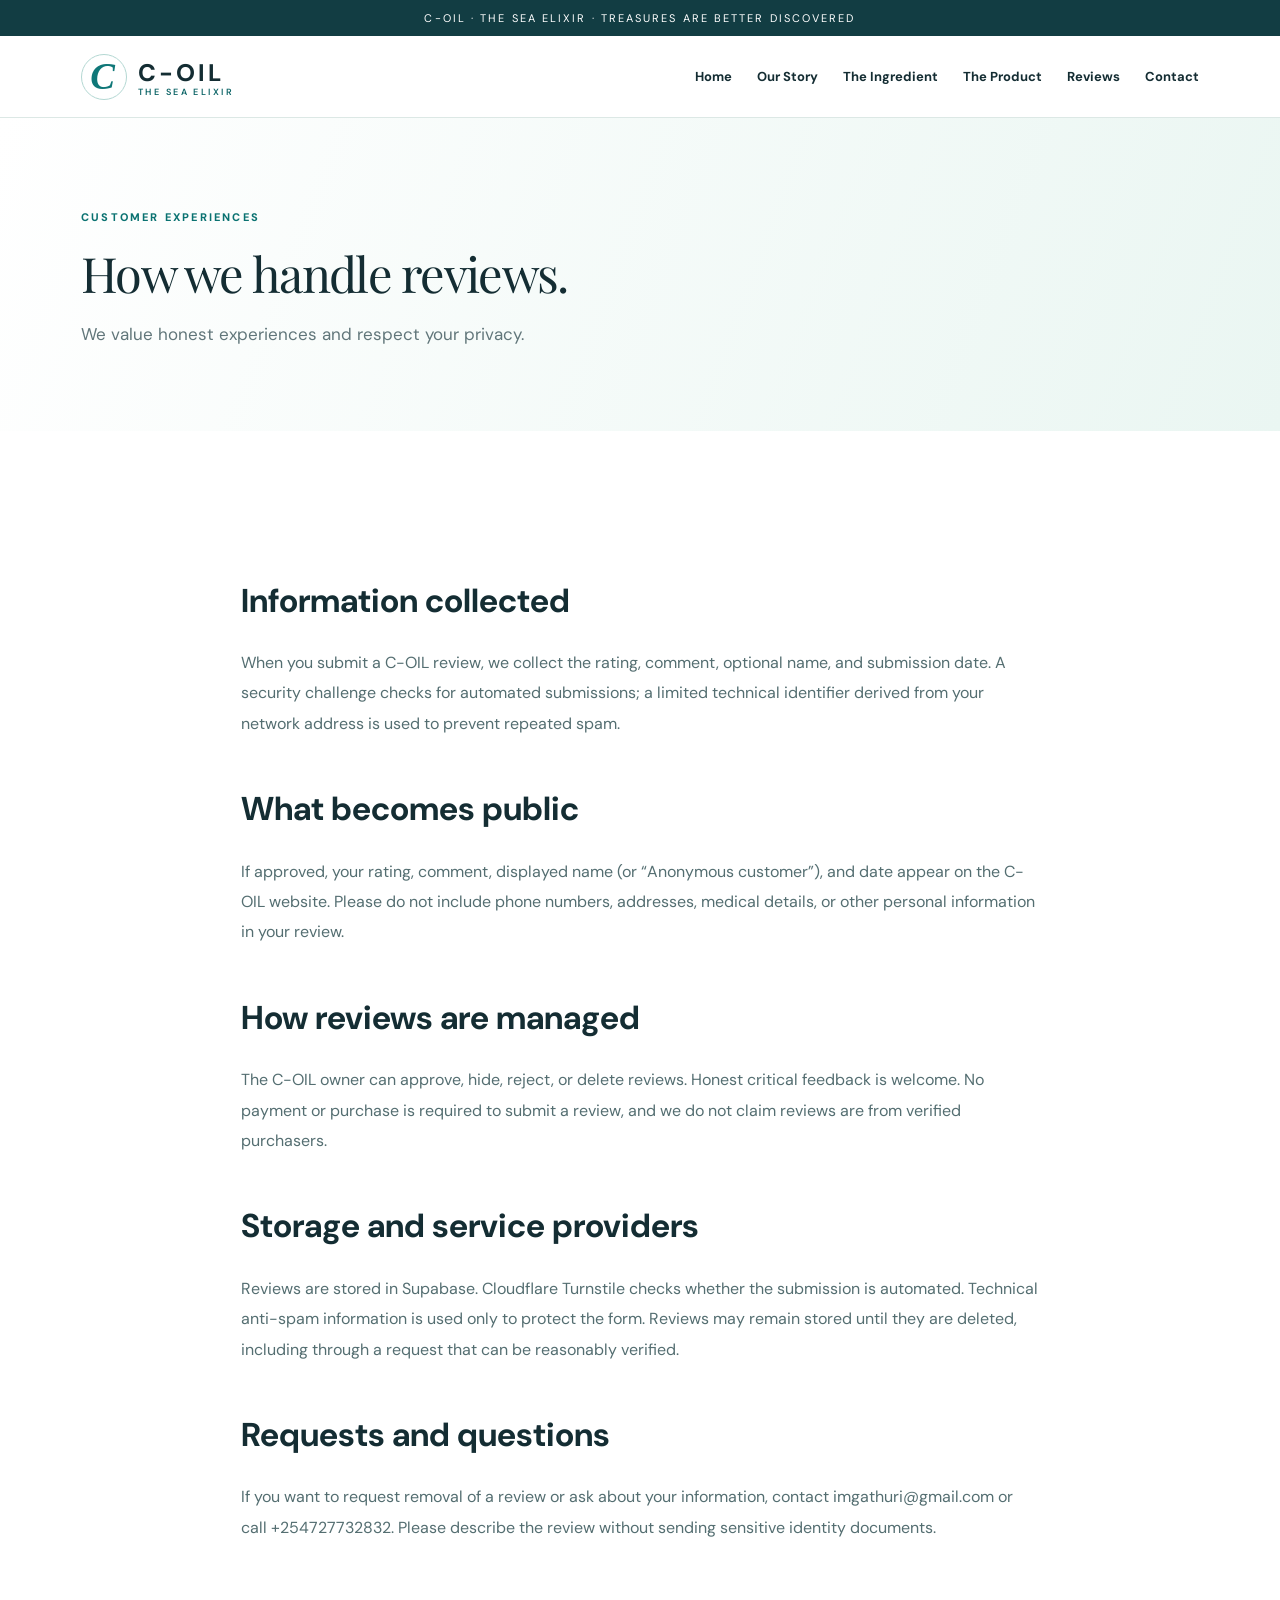
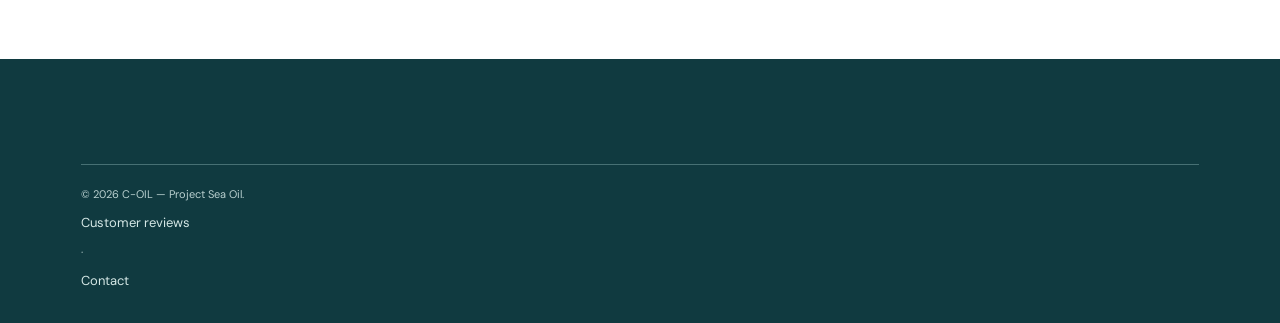
<file: privacy.html>
<!doctype html><html lang="en"><head><meta charset="utf-8"><meta name="viewport" content="width=device-width,initial-scale=1"><meta name="description" content="How C-OIL handles customer reviews"><title>Review Privacy | C-OIL</title><link rel="stylesheet" href="assets/style.css"></head><body><div class="topline">C-OIL · THE SEA ELIXIR · TREASURES ARE BETTER DISCOVERED</div><header class="header"><div class="container nav"><a class="brand" href="index.html"><span class="brandmark">C</span><span>C-OIL<small>THE SEA ELIXIR</small></span></a><nav class="navlinks"><a href="index.html">Home</a><a href="story.html">Our Story</a><a href="ingredient.html">The Ingredient</a><a href="product.html">The Product</a><a href="reviews.html">Reviews</a><a href="contact.html">Contact</a></nav><button class="menu" aria-label="Toggle navigation">☰</button></div></header><main><div class="subhero"><div class="container"><span class="eyebrow">CUSTOMER EXPERIENCES</span><h1 class="display">How we handle reviews.</h1><p>We value honest experiences and respect your privacy.</p></div></div><section class="section"><div class="container article"><h2>Information collected</h2><p>When you submit a C-OIL review, we collect the rating, comment, optional name, and submission date. A security challenge checks for automated submissions; a limited technical identifier derived from your network address is used to prevent repeated spam.</p><h2>What becomes public</h2><p>If approved, your rating, comment, displayed name (or “Anonymous customer”), and date appear on the C-OIL website. Please do not include phone numbers, addresses, medical details, or other personal information in your review.</p><h2>How reviews are managed</h2><p>The C-OIL owner can approve, hide, reject, or delete reviews. Honest critical feedback is welcome. No payment or purchase is required to submit a review, and we do not claim reviews are from verified purchasers.</p><h2>Storage and service providers</h2><p>Reviews are stored in Supabase. Cloudflare Turnstile checks whether the submission is automated. Technical anti-spam information is used only to protect the form. Reviews may remain stored until they are deleted, including through a request that can be reasonably verified.</p><h2>Requests and questions</h2><p>If you want to request removal of a review or ask about your information, contact <a href="mailto:imgathuri@gmail.com">imgathuri@gmail.com</a> or call <a href="tel:+254727732832">+254727732832</a>. Please describe the review without sending sensitive identity documents.</p></div></section></main><footer class="footer"><div class="container"><div class="fine">© 2026 C-OIL — Project Sea Oil. <a href="reviews.html">Customer reviews</a> · <a href="contact.html">Contact</a></div></div></footer><script defer src="assets/app.js"></script></body></html>
</file>
<file: assets/style.css>
@import url('https://fonts.googleapis.com/css2?family=DM+Sans:wght@400;500;600;700&family=Manrope:wght@400;500;600;700;800&family=Playfair+Display:wght@400;500;600&display=swap');
:root{--ink:#142d33;--muted:#61767a;--sea:#0f6668;--teal:#087b78;--pale:#eaf5f2;--line:#dce8e5;--paper:#fff;--sand:#f8f9f5;--gold:#ac8a50;--radius:22px}*{box-sizing:border-box}html{scroll-behavior:smooth}body{margin:0;color:var(--ink);background:#fff;font-family:'DM Sans',Arial,sans-serif;line-height:1.65}a{color:inherit;text-decoration:none}button,input,textarea,select{font:inherit}button,a{ -webkit-tap-highlight-color:transparent}img{max-width:100%;display:block}.container{max-width:1170px;margin:auto;padding:0 26px}.topline{background:#123d43;color:#fff;text-align:center;padding:9px;font-size:11px;letter-spacing:.19em;text-transform:uppercase}.header{position:sticky;top:0;z-index:20;background:#ffffffef;backdrop-filter:blur(16px);border-bottom:1px solid var(--line)}.nav{display:flex;align-items:center;justify-content:space-between;gap:25px;height:81px}.brand{display:flex;align-items:center;gap:11px;font-size:24px;font-weight:800;letter-spacing:.12em;white-space:nowrap}.brand small{display:block;color:var(--sea);font-size:9px;letter-spacing:.27em;font-weight:600;margin-top:-8px}.brandmark{height:46px;width:46px;display:grid;place-items:center;border:1px solid #b3d7d2;border-radius:50%;color:#0f7778;font-family:Georgia,serif;font-size:37px;font-style:italic;line-height:1}.navlinks{display:flex;align-items:center;gap:25px;font-size:13px;font-weight:700}.navlinks a:hover,.navlinks a.active{color:var(--sea)}.pill,.outline{display:inline-flex;align-items:center;justify-content:center;gap:10px;border-radius:30px;padding:13px 22px;cursor:pointer;font-size:13px;font-weight:700;transition:.2s}.pill{background:#164a50;color:white;border:1px solid #164a50}.pill:hover{background:#0b7475}.outline{background:white;color:var(--sea);border:1px solid #a8c8c5}.outline:hover{background:#ecf7f5}.menu{display:none;background:none;border:0;font-size:24px}.hero{background:linear-gradient(122deg,#fff 0%,#fff 52%,#eaf5f1 100%);overflow:hidden}.hero-grid{min-height:650px;display:grid;grid-template-columns:1.05fr .95fr;align-items:center;gap:40px}.eyebrow{color:#0a7271;text-transform:uppercase;letter-spacing:.2em;font-size:11px;font-weight:800}.hero h1,.display{font-family:'Playfair Display',Georgia,serif;font-weight:400;line-height:1.15;letter-spacing:-.035em}h1{font-size:clamp(46px,5.5vw,78px);margin:23px 0}.hero h1 em{color:#0c807b;font-weight:400}.lead{font-size:17px;color:#576f71;max-width:540px;line-height:1.85}.actions{display:flex;gap:12px;flex-wrap:wrap;margin-top:32px}.hero-art{position:relative;height:560px;display:grid;place-items:center}
.hero-logo-image{display:block;width:min(100%,520px);height:auto;max-height:520px;object-fit:contain;border-radius:24px;filter:drop-shadow(0 22px 40px rgba(8,51,68,.12));}.orb{width:min(100%,510px);aspect-ratio:1;border-radius:50%;background:radial-gradient(circle at 63% 20%,#d7ffec 0%,#69bcbc 18%,#146a7c 50%,#073c54 79%,#071f34 100%);box-shadow:0 35px 85px #124c4c21;position:relative;overflow:hidden}.orb:before{content:'';position:absolute;inset:-40%;background:repeating-conic-gradient(from 16deg at 60% 0%,#ffffff46 0 2deg,transparent 3deg 12deg);opacity:.32;transform:rotate(-15deg)}.orb:after{content:'';position:absolute;bottom:-30%;left:-20%;width:140%;height:65%;border-radius:50%;background:linear-gradient(0deg,#042b3a,#13737855 70%,transparent)}.water-c{font:italic 360px Georgia,serif;color:#e7fcff;text-shadow:4px 11px 0px #6bd1d066,0 0 27px #b5ffff6b;position:absolute;top:2%;left:19%;z-index:2;line-height:1}.droplet{position:absolute;z-index:3;top:40%;right:25%;width:30px;height:46px;border-radius:70% 0 70% 70%;transform:rotate(-45deg);background:linear-gradient(140deg,#fff7ce,#d5a35a,#836329);box-shadow:0 4px 22px #f9eab5}.seagrass{position:absolute;z-index:3;bottom:0;left:0;width:100%;height:40%;opacity:.8}.seal{position:absolute;z-index:4;bottom:16px;right:7px;border-radius:20px;padding:13px 18px;background:#fffffff2;box-shadow:0 10px 34px #073e4422;text-align:center;font-size:10px;letter-spacing:.15em;text-transform:uppercase}.seal strong{display:block;letter-spacing:.04em;font-family:Georgia;font-size:20px;color:#135e62}.section{padding:100px 0}.section.alt{background:#f6faf8}.section.mist{background:linear-gradient(#f7fbfa,#fff)}.section-head{max-width:750px;margin-bottom:42px}.section-head.center{text-align:center;margin:0 auto 55px}.section h2,.subhero h1{font-size:clamp(34px,3.8vw,53px);margin:15px 0 20px}.section p{color:#546e71}.statrow{display:grid;grid-template-columns:repeat(3,1fr);gap:18px}.stat{padding:27px;border:1px solid var(--line);border-radius:18px;background:white}.stat b{font-family:Georgia;font-weight:400;font-size:27px;color:#1a6d6a}.stat p{margin:5px 0 0;font-size:13px}.split{display:grid;grid-template-columns:1fr 1fr;align-items:center;gap:70px}.photo-panel{min-height:450px;border-radius:25px;position:relative;overflow:hidden;background:radial-gradient(circle at 50% 10%,#d4e9d8,#9fd9d2 30%,#236e80 64%,#053244 100%)}.photo-panel .big-c{font:italic 320px Georgia,serif;color:#e5fff1b3;position:absolute;left:27%;top:6%;line-height:1}.photo-panel .artlabel{position:absolute;bottom:26px;left:27px;color:white;font-family:Georgia;font-size:28px;z-index:3}.photo-panel:after{content:'';position:absolute;inset:0;background:linear-gradient(0deg,#053247d9,transparent 55%)}
.marine-slider{background:#0a3f54}.marine-slider .slider-track{position:absolute;inset:0;overflow:hidden;border-radius:25px}.marine-slider .slide{position:absolute;inset:0;margin:0;opacity:0;transform:translateX(10%);transition:opacity .8s ease,transform .8s ease}.marine-slider .slide.active{opacity:1;transform:translateX(0)}.marine-slider .slide img{width:100%;height:100%;object-fit:cover;display:block}.marine-slider:after{content:'';position:absolute;inset:0;background:linear-gradient(0deg,#042e43d6 0%,transparent 38%,transparent 65%,#042e4320 100%)}.slider-dots{position:absolute;z-index:4;left:24px;bottom:22px;display:flex;gap:8px}.slider-dots .dot{width:10px;height:10px;border-radius:50%;border:0;background:rgba(255,255,255,.45);padding:0;cursor:pointer}.slider-dots .dot.active{background:#fff;box-shadow:0 0 0 3px rgba(255,255,255,.2)}.marine-slider .artlabel{z-index:4;text-shadow:0 3px 10px rgba(0,0,0,.25)}
.steps{display:grid;grid-template-columns:repeat(3,1fr);gap:20px}.step{padding:30px;background:white;border:1px solid var(--line);border-radius:18px}.number{width:40px;height:40px;border:1px solid #aad1cd;border-radius:50%;display:grid;place-items:center;color:#08716c;margin-bottom:20px;font-weight:700}.step h3,.feature h3{font-size:18px}.step p,.feature p{font-size:14px}.features{display:grid;grid-template-columns:repeat(3,1fr);gap:17px}.feature{border:1px solid var(--line);padding:31px;border-radius:20px;background:white}.feature .symbol{font-size:31px;color:var(--sea)}.feature h3{margin:12px 0 6px}.feature p{margin:0}.quote{padding:70px 40px;background:linear-gradient(rgba(255,255,255,.56),rgba(255,255,255,.56)),url('skin-melanin.jpg') center center/cover no-repeat;color:#17383c;border-radius:30px;text-align:center}.quote blockquote{font:italic clamp(30px,4vw,57px) Georgia,serif;margin:0 auto 25px;max-width:850px;line-height:1.25}.quote span{font-size:12px;letter-spacing:.23em;color:#23454a}.product-card{display:grid;grid-template-columns:1fr 1fr;gap:60px;align-items:center;border:1px solid var(--line);border-radius:28px;overflow:hidden;background:#fff}.jar-display{min-height:470px;background:linear-gradient(155deg,#e6f4ee,#f9f8f1);display:grid;place-items:center;position:relative}.jar{width:285px;height:285px;border:18px solid #fff;border-radius:50%;box-shadow:0 19px 28px #004b4f29,inset 0 0 0 4px #d9deda;background:radial-gradient(circle at 45% 40%,#2b9fa2,#075067 60%,#073148);display:grid;place-items:center;transform:rotate(-12deg)}.jar-inner{border:1px solid #e3c388;border-radius:50%;width:95%;height:95%;display:flex;flex-direction:column;justify-content:center;align-items:center;color:#fff;text-align:center}.jar-inner .c{font:italic 94px Georgia,serif;line-height:.8}.jar-inner strong{font:31px Georgia,serif;letter-spacing:.12em}.jar-inner small{font-size:9px;letter-spacing:.2em}.product-content{padding:35px 45px 35px 0}.price{font-size:29px;font-weight:800;color:var(--sea);margin:8px 0}.tag{display:inline-block;background:#e7f2ef;border-radius:20px;padding:7px 12px;font-size:11px;color:#17645f;font-weight:700}.bullets{padding-left:20px;color:#566f71;font-size:14px}.review-wrap{display:grid;grid-template-columns:1fr 1fr;gap:45px}.form-panel{background:white;padding:32px;border:1px solid var(--line);border-radius:20px}.form-panel label{font-size:12px;font-weight:800;display:block;margin:12px 0 6px}.form-panel input,.form-panel textarea,.form-panel select{width:100%;border-radius:10px;border:1px solid #cadbd8;padding:12px 14px;background:#fff;color:#17343a}.form-panel textarea{min-height:110px;resize:vertical}.stars{display:flex;gap:8px}.star{border:0;background:none;font-size:32px;color:#b8c4c3;cursor:pointer}.star.selected{color:#c4a269}.small{font-size:12px;color:var(--muted)}.review-list{display:grid;gap:15px}.review-item{border:1px solid var(--line);padding:20px;background:white;border-radius:16px}.review-item strong{display:block}.review-item .rating{color:#b89356}.footer{background:#103a40;color:#d5e8e6;padding:65px 0 23px}.footer-grid{display:grid;grid-template-columns:2fr 1fr 1fr 1fr;gap:34px}.footer a{display:block;font-size:13px;margin:9px 0;color:#d5e8e6}.footer p{font-size:13px;color:#bfd1d1}.footer h4{color:white;font-size:13px}.fine{border-top:1px solid #477074;margin-top:40px;padding-top:20px;color:#bad1d0;font-size:11px}.subhero{padding:85px 0 65px;background:linear-gradient(110deg,#fff,#eaf6f2)}.subhero p{max-width:720px;color:var(--muted);font-size:17px}.article{max-width:850px;margin:auto}.article h2{font-size:33px;margin-top:43px}.article p{font-size:16px;line-height:1.9}.article ul{color:var(--muted)}.order-grid{display:grid;grid-template-columns:1fr 1fr;gap:45px}.qty{display:flex;align-items:center;gap:10px}.qty button{border:1px solid var(--line);border-radius:10px;width:36px;height:36px;background:#fff;cursor:pointer}.notice{border-left:3px solid #d8b984;padding:15px 20px;background:#fff9ec;color:#625c49;font-size:13px;margin:25px 0}.icon-list{list-style:none;padding:0}.icon-list li{padding:10px 0;border-bottom:1px solid var(--line)}.icon-list li:before{content:'✦';color:var(--sea);padding-right:13px}.float-cart{position:fixed;right:20px;bottom:20px;z-index:10;box-shadow:0 7px 25px #053b3a44}.divider{height:1px;background:var(--line);margin:30px 0}.empty{text-align:center;color:var(--muted);padding:30px;border:1px dashed var(--line);border-radius:15px}.faq details{padding:19px 0;border-bottom:1px solid var(--line)}.faq summary{font-weight:700;cursor:pointer}.faq p{font-size:14px}.visually-hidden{position:absolute;left:-9999px}.alert{padding:12px 15px;background:#e8f6ee;color:#176647;border-radius:10px;display:none;margin-top:14px}.alert.show{display:block}
@media(max-width:900px){.navlinks{display:none;position:absolute;top:80px;left:0;right:0;background:white;flex-direction:column;padding:25px;border-bottom:1px solid var(--line)}.navlinks.open{display:flex}.menu{display:block}.hero-grid,.split,.product-card,.review-wrap,.order-grid{grid-template-columns:1fr}.hero-grid{padding:55px 0}.hero-art{height:410px}.orb{width:390px}.water-c{font-size:290px}.product-content{padding:30px}.steps,.features{grid-template-columns:repeat(2,1fr)}.footer-grid{grid-template-columns:1fr 1fr}.section{padding:70px 0}}@media(max-width:580px){.container{padding:0 18px}.hero-grid{min-height:auto;gap:8px}.hero-art{height:320px}.hero-logo-image{max-width:300px;max-height:300px}.orb{width:300px}.water-c{font-size:220px}.droplet{width:20px;height:32px}.seal{bottom:0}.hero h1{font-size:45px}.lead{font-size:15px}.steps,.features,.statrow,.footer-grid{grid-template-columns:1fr}.photo-panel{min-height:310px}.product-card{gap:0}.jar-display{min-height:340px}.jar{width:230px;height:230px}.review-wrap{gap:23px}.section{padding:60px 0}.quote{padding:45px 20px}.footer{padding:48px 0 20px}}

/* Image update 2: only the "Our Origin" artwork and its coin-style reveal. */
.origin-image-panel { background: #f7faf9; perspective: 1000px; display:grid; place-items:center; isolation:isolate; }
.origin-image-panel::after { pointer-events:none; z-index:0; }
.origin-spin-image {
  position:relative; z-index:1;
  display:block; width:min(94%,430px); height:auto;
  aspect-ratio:1; object-fit:contain;
  border-radius:50%;
  clip-path:circle(49.3% at 50% 50%);
  filter:drop-shadow(0 14px 24px rgba(8,55,69,.17));
  backface-visibility:visible;
  transform: rotateY(0deg) rotateZ(0deg);
  transform-style:preserve-3d;
  will-change:transform;
}
.origin-spin-image.spin-into-view { animation: origin-coin-settle 3.3s cubic-bezier(.16,.64,.29,1) forwards; }
@keyframes origin-coin-settle {
  0% { transform:rotateY(0deg) rotateZ(-5deg) scale(.92); }
  18% { transform:rotateY(585deg) rotateZ(12deg) scale(.97); }
  40% { transform:rotateY(1240deg) rotateZ(-8deg) scale(1.02); }
  64% { transform:rotateY(1710deg) rotateZ(4deg) scale(1); }
  82% { transform:rotateY(1830deg) rotateZ(-2deg) scale(1); }
  92% { transform:rotateY(1795deg) rotateZ(1deg) scale(1); }
  100% { transform:rotateY(1800deg) rotateZ(0deg) scale(1); }
}
/* The original caption is preserved and stays stationary/readable. */
.origin-image-panel .artlabel { z-index:4; text-shadow:0 1px 5px rgba(0,0,0,.8); }
@media(prefers-reduced-motion:reduce){.origin-spin-image.spin-into-view{animation:none;}}

/* Finalized C-OIL marine gallery: one image within the original panel, no vertical stack. */
.marine-slider{min-height:450px;position:relative;isolation:isolate;overflow:hidden;background:#07506b;}
.marine-slider .slider-track{position:absolute;inset:0;z-index:0;}
.marine-slider .slide{display:block;position:absolute;inset:0;width:100%;height:100%;margin:0;opacity:0;pointer-events:none;transform:translateX(0) scale(1.035);transition:opacity 950ms ease,transform 1900ms ease;}
.marine-slider .slide.active{opacity:1;transform:translateX(0) scale(1);pointer-events:auto;z-index:1;}
.marine-slider .slide img{display:block;position:absolute;inset:0;width:100%;height:100%;object-fit:cover;object-position:center;}
.marine-slider::after{z-index:2;pointer-events:none;}
.marine-slider .artlabel{z-index:3;bottom:62px;left:26px;right:16px;font-size:25px;pointer-events:none;}
.slider-arrow{position:absolute;top:47%;z-index:5;transform:translateY(-50%);width:43px;height:43px;border-radius:50%;border:1px solid rgba(255,255,255,.78);background:rgba(4,39,52,.55);color:white;font-size:22px;display:grid;place-items:center;cursor:pointer;backdrop-filter:blur(4px);transition:background .2s ease,transform .2s ease;}
.slider-arrow:hover{background:rgba(4,39,52,.9);transform:translateY(-50%) scale(1.05);}
.slider-prev{left:14px}.slider-next{right:14px}
.slider-dots{z-index:5;left:26px;bottom:22px;}
.slider-dots .dot{width:11px;height:11px;}
/* Complete five-second coin spin: starts only when the origin section comes into view. */
.origin-image-panel{perspective:1200px;}
.origin-spin-image{transform-origin:50% 50%;backface-visibility:visible;animation:none;}
.origin-spin-image.spin-into-view{animation:c-oil-coin-spin 5s ease-out 1 forwards;}
@keyframes c-oil-coin-spin {
  0%{transform:rotateY(0deg) rotateZ(-8deg) rotateX(3deg) scale(.90)}
  13%{transform:rotateY(780deg) rotateZ(12deg) rotateX(-8deg) scale(.95)}
  29%{transform:rotateY(1550deg) rotateZ(-14deg) rotateX(5deg) scale(1.01)}
  47%{transform:rotateY(2360deg) rotateZ(7deg) rotateX(-3deg) scale(.98)}
  65%{transform:rotateY(2940deg) rotateZ(-5deg) rotateX(2deg) scale(1.02)}
  78%{transform:rotateY(3260deg) rotateZ(4deg) rotateX(0deg) scale(1)}
  89%{transform:rotateY(3575deg) rotateZ(-1deg) rotateX(0deg) scale(1)}
  95%{transform:rotateY(3595deg) rotateZ(1deg) rotateX(0deg) scale(1)}
  100%{transform:rotateY(3600deg) rotateZ(0deg) rotateX(0deg) scale(1)}
}
/* The selected skin/melanin illustration must remain clearly visible beneath the quote. */
.quote{background-image:linear-gradient(rgba(255,255,255,.26),rgba(255,255,255,.32)),url('skin-melanin.jpg')!important;background-size:cover!important;background-position:center 43%!important;background-repeat:no-repeat!important;color:#14343a;text-shadow:0 1px 10px rgba(255,255,255,.8);min-height:345px;display:flex;justify-content:center;flex-direction:column;align-items:center;}
.quote span{color:#173e42;}
.footer-contact{padding-top:14px;border-top:1px solid #477074;margin-top:15px;}
.footer-contact a{overflow-wrap:anywhere;color:#fff;}
.botanical-history h3{font-family:Georgia,serif;font-weight:400;color:#143c43;font-size:26px;margin:38px 0 12px;}
.botanical-history p{line-height:1.9;}
.botanical-history .history-source a{text-decoration:underline;text-underline-offset:4px;color:#0d6668;}
@media(max-width:580px){.marine-slider{min-height:345px}.marine-slider .artlabel{font-size:21px;bottom:57px}.slider-arrow{width:37px;height:37px}.quote{min-height:285px;}}
@media(prefers-reduced-motion:reduce){.origin-spin-image.spin-into-view{animation:none;transform:none}.marine-slider .slide{transition:none!important}}

/* Contact page photography & footer contact detail */
.contact-posidonia-photo{background:#1b6c7c}.contact-posidonia-photo img{width:100%;height:100%;position:absolute;inset:0;object-fit:cover;display:block}.contact-posidonia-photo .artlabel{position:absolute;z-index:3}.footer-contact strong{display:block;font-size:13px;color:#fff;margin-top:12px;margin-bottom:6px}.footer-contact a{overflow-wrap:anywhere}

/* Review backend additions. Existing approved layout and imagery are unchanged. */
.review-security{margin:18px 0 12px;min-height:66px}.form-panel button:disabled{opacity:.55;cursor:not-allowed}.admin-actions{display:flex;gap:8px;flex-wrap:wrap}.admin-actions button{border:1px solid #b5d0cc;background:#fff;border-radius:9px;padding:8px 12px;cursor:pointer}.admin-actions button:hover{background:#e7f3f1}.admin-filters{display:flex;gap:10px;flex-wrap:wrap;margin:18px 0}.admin-filters button{border:1px solid #b5d0cc;background:white;border-radius:24px;padding:9px 16px;cursor:pointer}.admin-filters button[aria-pressed=true]{background:#164a50;color:white}.admin-panel{max-width:1000px;margin:0 auto}.admin-form{max-width:480px;margin:0 auto}.admin-toolbar{display:flex;align-items:center;justify-content:space-between;gap:15px;flex-wrap:wrap}.review-item p{white-space:pre-wrap;overflow-wrap:anywhere}.notice-inline{color:#38545a;font-size:13px}.admin-spinner{opacity:.65}

.review-privacy-note a{text-decoration:underline;color:#0f6668}.review-privacy-note{line-height:1.5;margin-top:8px}
</file>
